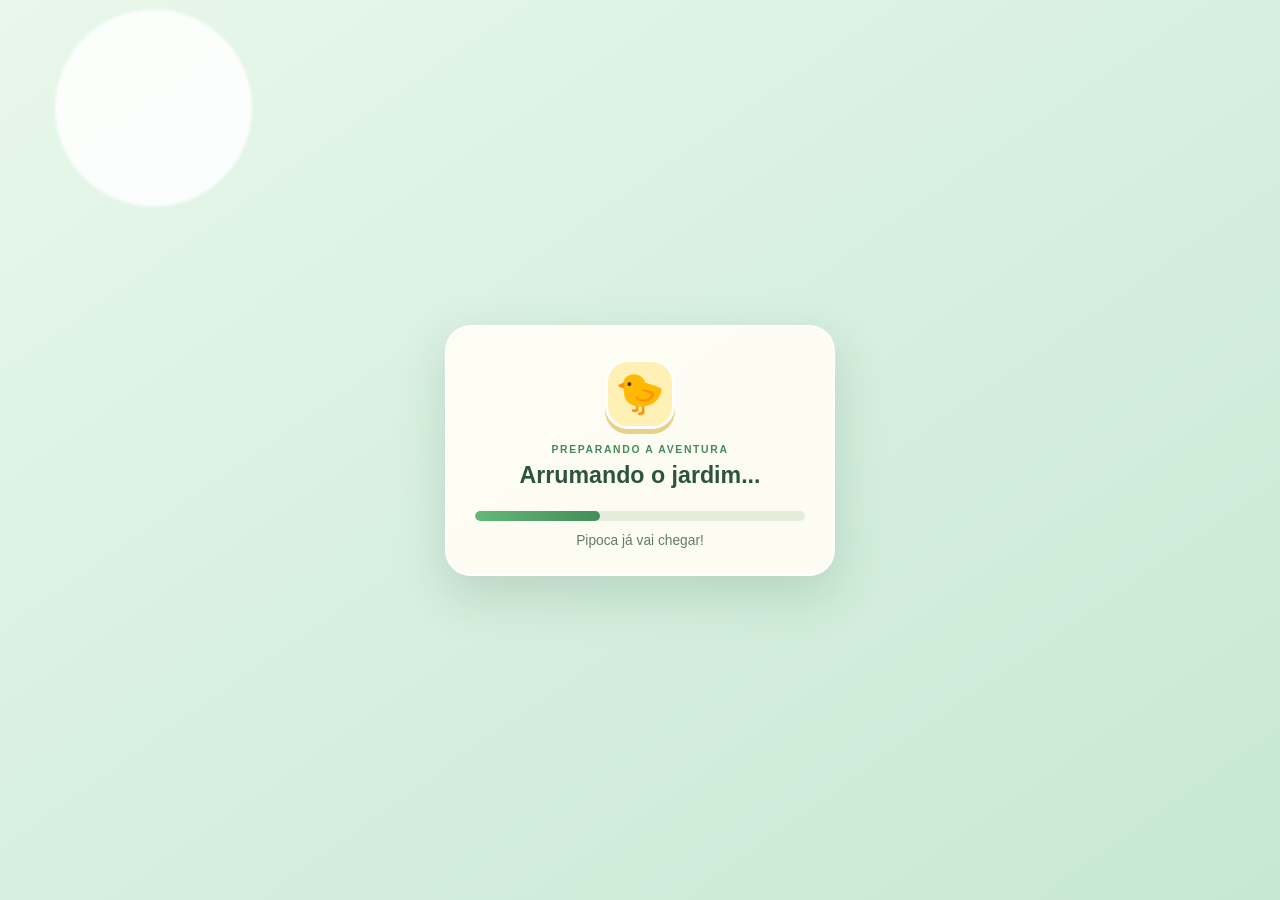
<file: index.html>
<!DOCTYPE html>
<html lang="pt-BR">
<head>
  <meta charset="UTF-8">
  <meta name="viewport" content="width=device-width, initial-scale=1.0">
  <meta http-equiv="refresh" content="0; url=./o-modo-jogo.html">
  <title>Pipoca: Aventura no Jardim</title>
</head>
<body>
  <p>Redirecionando para o jogo... <a href="./o-modo-jogo.html">Clique aqui se o redirecionamento não funcionar.</a></p>
</body>
</html>
</file>
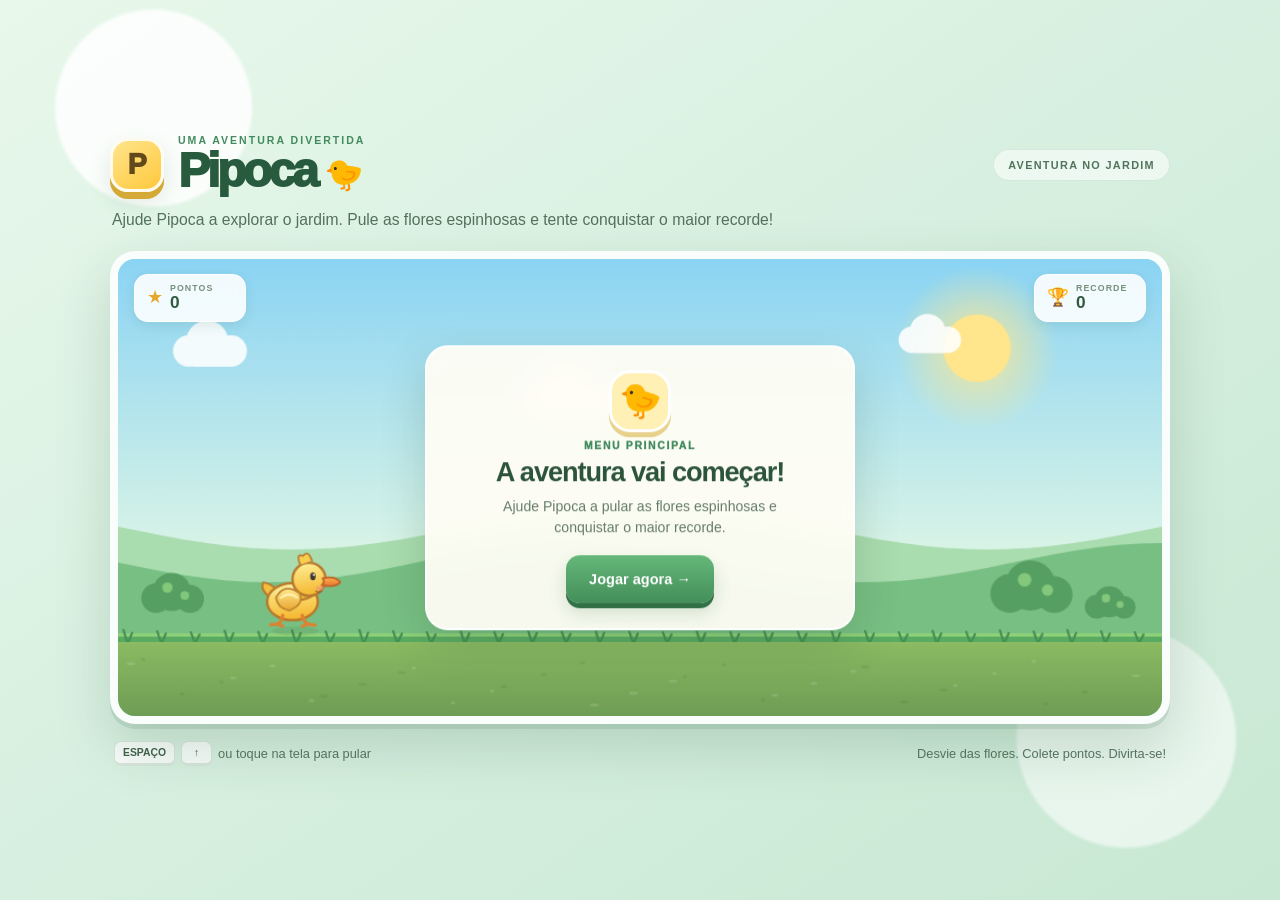
<file: o-modo-jogo.html>
<!DOCTYPE html>
<html lang="pt-BR">
<head>
  <meta charset="UTF-8">
  <meta name="viewport" content="width=device-width, initial-scale=1.0">
  <meta name="theme-color" content="#dff3e7">
  <meta name="description" content="Ajude Pipoca a atravessar o jardim, saltando por cima das flores espinhosas!">

  <title>Pipoca: Aventura no Jardim</title>

  <link
    rel="preload"
    as="image"
    href="assets/pipoca-sprites.svg"
    type="image/svg+xml"
  >

  <link rel="stylesheet" href="o-modo-jogo.css">
</head>

<body>
  <main class="page-shell">

    <div class="loading-screen" id="loadingScreen" role="status" aria-live="polite">
      <div class="loading-card">
        <div class="loading-duck" aria-hidden="true">🐤</div>
        <p class="loading-kicker">PREPARANDO A AVENTURA</p>
        <h2>Arrumando o jardim...</h2>
        <div class="loading-track" aria-hidden="true">
          <span></span>
        </div>
        <p class="loading-caption">Pipoca já vai chegar!</p>
      </div>
    </div>

    <header class="page-header">
      <div class="brand-mark" aria-hidden="true">P</div>

      <div class="brand-copy">
        <p class="eyebrow">UMA AVENTURA DIVERTIDA</p>
        <h1>Pipoca <span>🐤</span></h1>
      </div>

      <div class="header-tag">AVENTURA NO JARDIM</div>
    </header>

    <p class="intro">
      Ajude Pipoca a explorar o jardim. Pule as flores espinhosas
      e tente conquistar o maior recorde!
    </p>

    <section class="game-card" aria-label="Jogo Pipoca: Aventura no Jardim">

      <div class="hud" aria-live="polite">

        <div class="hud-pill">
          <span class="hud-icon" aria-hidden="true">★</span>
          <span class="hud-label">PONTOS</span>
          <strong id="score">0</strong>
        </div>

        <div class="hud-pill best-pill">
          <span class="hud-icon" aria-hidden="true">🏆</span>
          <span class="hud-label">RECORDE</span>
          <strong id="bestScore">0</strong>
        </div>

      </div>

      <canvas
        id="gameCanvas"
        width="960"
        height="420"
        aria-label="Pipoca corre pelo jardim. Pressione espaço, seta para cima ou toque para pular."
      >
        Seu navegador não suporta Canvas. Atualize o navegador para jogar.
      </canvas>

      <div class="game-message" id="gameMessage">

        <div class="message-duck" aria-hidden="true">🐤</div>

        <p class="message-kicker" id="messageKicker">
          MENU PRINCIPAL
        </p>

        <h2 id="messageTitle">
          A aventura vai começar!
        </h2>

        <p class="message-text" id="messageText">
          Ajude Pipoca a pular as flores espinhosas e conquistar o maior recorde.
        </p>

        <button id="actionButton" type="button">
          Jogar agora
          <span aria-hidden="true">→</span>
        </button>

      </div>
    </section>

    <footer class="game-footer">

      <div class="control-hint">
        <kbd>ESPAÇO</kbd>
        <kbd>↑</kbd>
        <span>ou toque na tela para pular</span>
      </div>

      <p>Desvie das flores. Colete pontos. Divirta-se!</p>

    </footer>

  </main>

  <script src="o-modo-jogo.js"></script>
</body>
</html>
</file>
<file: o-modo-jogo.css>
:root {
  --ink: #254236;
  --muted: #617b6c;
  --green: #438b5e;
  --green-dark: #2f6f4a;
  --yellow: #ffd45c;
  --paper: #fffdf5;
  --line: rgba(43, 91, 62, 0.12);
}

* {
  box-sizing: border-box;
}

html {
  min-width: 320px;
  min-height: 100%;
}

body {
  min-height: 100vh;
  margin: 0;
  padding: 34px 18px;
  display: grid;
  place-items: center;
  color: var(--ink);
  background:
    radial-gradient(circle at 12% 12%, rgba(255, 255, 255, 0.85) 0 7%, transparent 7.3%),
    radial-gradient(circle at 88% 82%, rgba(255, 255, 255, 0.55) 0 8%, transparent 8.3%),
    linear-gradient(145deg, #e8f8eb 0%, #d6efdf 52%, #c8e8d3 100%);
  font-family: "Trebuchet MS", "Segoe UI", Arial, sans-serif;
}

.page-shell {
  width: min(100%, 1060px);
  margin: auto;
}

.page-header {
  display: flex;
  align-items: center;
  gap: 14px;
  margin: 0 auto 12px;
}

.brand-mark {
  width: 54px;
  height: 54px;
  display: grid;
  place-items: center;
  flex: 0 0 auto;
  color: #62491b;
  background: linear-gradient(145deg, #ffe58c, #ffc83d);
  border: 3px solid rgba(255, 255, 255, 0.9);
  border-radius: 18px;
  box-shadow: 0 7px 0 #d4a936, 0 10px 22px rgba(68, 105, 69, 0.15);
  font-size: 1.8rem;
  font-weight: 1000;
}

.brand-copy .eyebrow {
  margin: 0 0 1px;
  color: var(--green);
  font-size: 0.66rem;
  font-weight: 900;
  letter-spacing: 0.19em;
}

h1 {
  margin: 0;
  color: #285a3e;
  font-size: clamp(2rem, 5vw, 3rem);
  font-weight: 1000;
  letter-spacing: -0.07em;
  line-height: 1;
}

h1 span {
  display: inline-block;
  font-size: 0.65em;
  transform: rotate(-9deg) translateY(-2px);
}

.header-tag {
  margin-left: auto;
  padding: 9px 14px;
  color: #52745b;
  background: rgba(255, 255, 255, 0.55);
  border: 1px solid rgba(63, 119, 78, 0.12);
  border-radius: 999px;
  font-size: 0.68rem;
  font-weight: 900;
  letter-spacing: 0.12em;
}

.intro {
  max-width: 720px;
  margin: 0 0 19px 2px;
  color: #53715d;
  font-size: 0.98rem;
  line-height: 1.6;
}

.game-card {
  position: relative;
  overflow: hidden;
  isolation: isolate;
  padding: 0;
  background: #b9e8d0;
  border: 8px solid rgba(255, 255, 255, 0.92);
  border-radius: 25px;
  box-shadow:
    0 22px 55px rgba(42, 87, 57, 0.19),
    0 5px 0 rgba(51, 112, 70, 0.13);
}

canvas {
  display: block;
  width: 100%;
  height: auto;
  aspect-ratio: 16 / 7;
  touch-action: manipulation;
  user-select: none;
  -webkit-user-select: none;
}

.hud {
  position: absolute;
  z-index: 2;
  top: 15px;
  left: 16px;
  right: 16px;
  display: flex;
  justify-content: space-between;
  align-items: flex-start;
  pointer-events: none;
}

.hud-pill {
  min-width: 112px;
  display: grid;
  grid-template-columns: auto 1fr;
  align-items: center;
  column-gap: 7px;
  padding: 8px 12px 9px;
  color: #315b40;
  background: rgba(255, 255, 255, 0.88);
  border: 1px solid rgba(255, 255, 255, 0.88);
  border-radius: 14px;
  box-shadow: 0 4px 12px rgba(34, 82, 52, 0.1);
  backdrop-filter: blur(8px);
}

.hud-icon {
  grid-row: span 2;
  color: #e4a82f;
  font-size: 1.1rem;
}

.hud-label {
  color: #76907c;
  font-size: 0.55rem;
  font-weight: 900;
  letter-spacing: 0.12em;
}

.hud-pill strong {
  font-size: 1.08rem;
  line-height: 1.1;
}

.game-message {
  position: absolute;
  z-index: 3;
  top: 50%;
  left: 50%;
  width: min(430px, calc(100% - 36px));
  padding: 23px 25px 25px;
  text-align: center;
  background: rgba(255, 253, 245, 0.94);
  border: 2px solid rgba(255, 255, 255, 0.95);
  border-radius: 23px;
  box-shadow: 0 15px 45px rgba(42, 81, 52, 0.2);
  backdrop-filter: blur(9px);
  transform: translate(-50%, -50%);
  transition: opacity 180ms ease, transform 180ms ease;
}

.game-message.is-hidden {
  opacity: 0;
  visibility: hidden;
  pointer-events: none;
  transform: translate(-50%, -46%) scale(0.97);
}

.message-duck {
  width: 62px;
  height: 62px;
  display: grid;
  place-items: center;
  margin: 0 auto 8px;
  background: #fff0b6;
  border: 3px solid #fff;
  border-radius: 21px;
  box-shadow: 0 5px 0 #e8d18b;
  font-size: 2.15rem;
}

.message-kicker {
  margin: 0 0 5px;
  color: var(--green);
  font-size: 0.65rem;
  font-weight: 1000;
  letter-spacing: 0.16em;
}

.game-message h2 {
  margin: 0;
  color: #2c543a;
  font-size: clamp(1.25rem, 3vw, 1.7rem);
  letter-spacing: -0.04em;
  line-height: 1.15;
}

.message-text {
  max-width: 330px;
  margin: 9px auto 17px;
  color: #657b69;
  font-size: 0.88rem;
  line-height: 1.5;
}

#actionButton {
  min-height: 48px;
  padding: 0 23px;
  color: #fff;
  background: linear-gradient(180deg, #65b879, #438e5a);
  border: 0;
  border-radius: 14px;
  box-shadow:
    0 5px 0 #327148,
    0 9px 18px rgba(49, 113, 68, 0.2);
  cursor: pointer;
  font: inherit;
  font-size: 0.91rem;
  font-weight: 900;
  transition: transform 120ms ease, filter 120ms ease, box-shadow 120ms ease;
}

#actionButton:hover {
  filter: brightness(1.05);
  transform: translateY(-1px);
}

#actionButton:active {
  box-shadow: 0 2px 0 #327148;
  transform: translateY(3px);
}

#actionButton:focus-visible {
  outline: 3px solid #f0b83f;
  outline-offset: 4px;
}

.game-footer {
  display: flex;
  justify-content: space-between;
  align-items: center;
  gap: 14px;
  padding: 17px 4px 0;
  color: #587461;
  font-size: 0.8rem;
}

.control-hint {
  display: flex;
  align-items: center;
  flex-wrap: wrap;
  gap: 6px;
}

kbd {
  min-width: 31px;
  padding: 5px 8px;
  color: #41614a;
  background: rgba(255, 255, 255, 0.8);
  border: 1px solid rgba(56, 105, 66, 0.16);
  border-bottom-width: 3px;
  border-radius: 7px;
  font-family: inherit;
  font-size: 0.65rem;
  font-weight: 900;
  text-align: center;
}

.game-footer p {
  margin: 0;
  text-align: right;
}

@media (max-width: 640px) {
  body {
    padding: 20px 10px;
  }

  .brand-mark {
    width: 45px;
    height: 45px;
    border-radius: 15px;
    font-size: 1.5rem;
  }

  .header-tag {
    padding: 7px 9px;
    font-size: 0.52rem;
    letter-spacing: 0.07em;
  }

  .intro {
    margin-bottom: 14px;
    font-size: 0.86rem;
  }

  .game-card {
    border-width: 5px;
    border-radius: 18px;
  }

  .hud {
    top: 8px;
    left: 8px;
    right: 8px;
  }

  .hud-pill {
    min-width: 82px;
    padding: 5px 8px;
    column-gap: 5px;
    border-radius: 10px;
  }

  .hud-label {
    font-size: 0.44rem;
  }

  .hud-pill strong {
    font-size: 0.87rem;
  }

  .hud-icon {
    font-size: 0.9rem;
  }

  .game-message {
    width: min(340px, calc(100% - 22px));
    padding: 12px 13px 15px;
    border-radius: 16px;
  }

  .message-duck {
    width: 39px;
    height: 39px;
    margin-bottom: 4px;
    border-radius: 13px;
    font-size: 1.45rem;
  }

  .message-kicker {
    font-size: 0.52rem;
  }

  .game-message h2 {
    font-size: 1.05rem;
  }

  .message-text {
    margin: 5px auto 10px;
    font-size: 0.72rem;
  }

  #actionButton {
    min-height: 38px;
    padding: 0 15px;
    border-radius: 10px;
    font-size: 0.75rem;
  }

  .game-footer {
    align-items: flex-start;
    flex-direction: column;
    gap: 8px;
    padding-top: 12px;
    font-size: 0.72rem;
  }

  .game-footer p {
    text-align: left;
  }
}

@media (prefers-reduced-motion: reduce) {
  *, *::before, *::after {
    scroll-behavior: auto !important;
    transition-duration: 0.01ms !important;
    animation-duration: 0.01ms !important;
  }
}

.loading-screen {
  position: fixed;
  z-index: 10;
  inset: 0;
  display: grid;
  place-items: center;
  padding: 20px;
  background:
    radial-gradient(circle at 12% 12%, rgba(255,255,255,.85) 0 7%, transparent 7.3%),
    linear-gradient(145deg, #e8f8eb 0%, #d6efdf 52%, #c8e8d3 100%);
  opacity: 1;
  visibility: visible;
  transition: opacity 240ms ease;
}

.loading-screen.is-hidden {
  opacity: 0;
  pointer-events: none;
}

.loading-card {
  width: min(100%, 390px);
  padding: 32px 28px 26px;
  border: 2px solid rgba(255,255,255,.95);
  border-radius: 26px;
  background: rgba(255,253,245,.94);
  box-shadow: 0 18px 50px rgba(42,81,52,.17);
  text-align: center;
}

.loading-duck {
  display: grid;
  width: 70px;
  height: 70px;
  place-items: center;
  margin: 0 auto 15px;
  border: 3px solid #fff;
  border-radius: 23px;
  background: #fff0b6;
  box-shadow: 0 5px 0 #e8d18b;
  font-size: 2.5rem;
  animation: loading-bounce 850ms ease-in-out infinite alternate;
}

.loading-kicker {
  margin: 0 0 7px;
  color: var(--green);
  font-size: .65rem;
  font-weight: 900;
  letter-spacing: .16em;
}

.loading-card h2 {
  margin: 0;
  color: #2c543a;
  font-size: 1.45rem;
}

.loading-track {
  height: 10px;
  overflow: hidden;
  margin: 22px 0 12px;
  border-radius: 999px;
  background: #e4edda;
}

.loading-track span {
  display: block;
  width: 38%;
  height: 100%;
  border-radius: inherit;
  background: linear-gradient(90deg, #65b879, #438e5a);
  animation: loading-progress 1.1s ease-in-out infinite alternate;
}

.loading-caption {
  margin: 0;
  color: var(--muted);
  font-size: .86rem;
}

@keyframes loading-bounce {
  to {
    transform: translateY(-5px) rotate(4deg);
  }
}

@keyframes loading-progress {
  from {
    transform: translateX(0);
  }
  to {
    transform: translateX(165%);
  }
}

@media (prefers-reduced-motion: reduce) {
  .loading-duck,
  .loading-track span {
    animation: none;
  }
}
</file>
